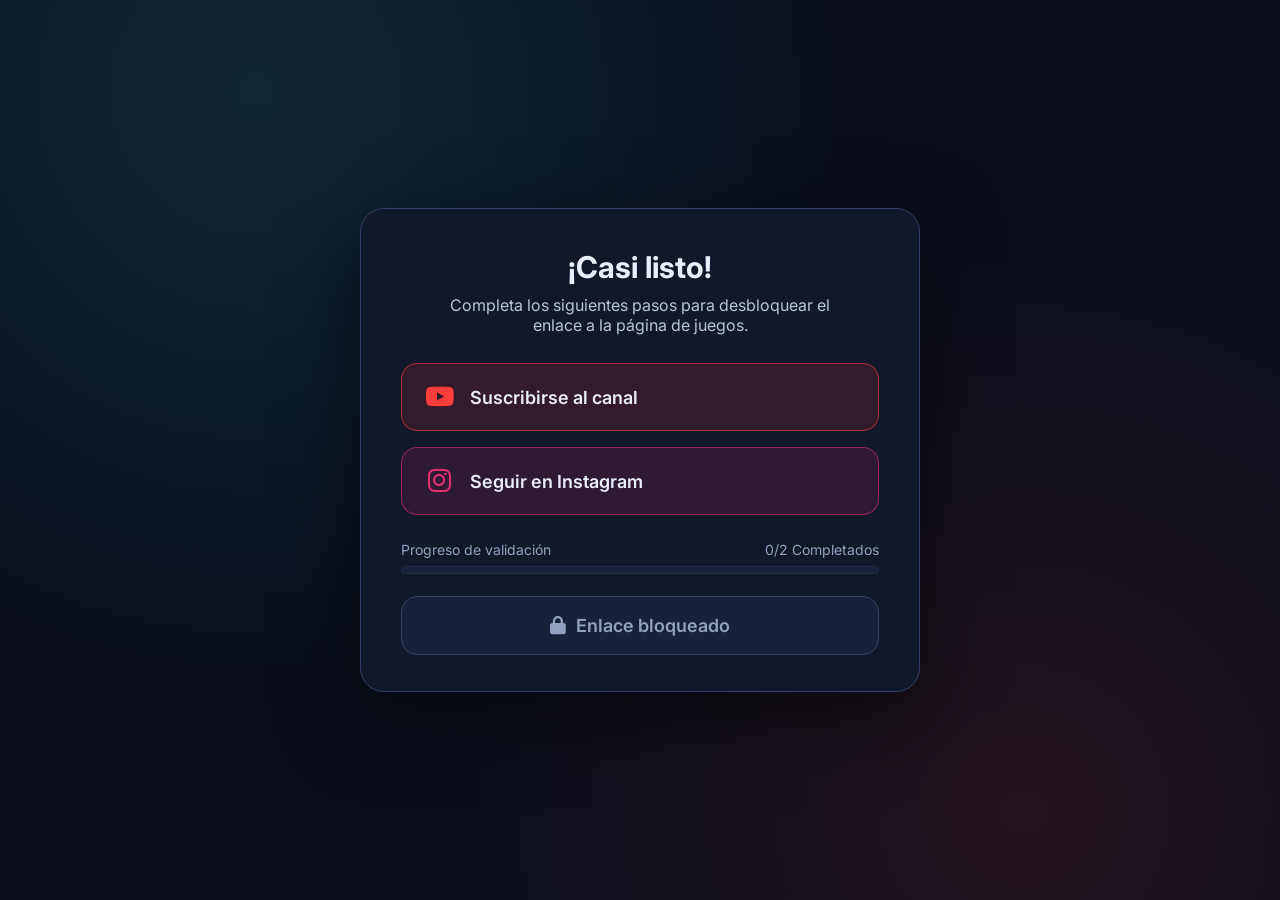
<file: acceso.html>
<!DOCTYPE html>
<html lang="es">
<head>
  <meta charset="UTF-8">
  <meta name="viewport" content="width=device-width, initial-scale=1.0">
  <title>Aysaac_DM | ¡Casi listo!</title>
  <link rel="icon" href="images/logo.ico.png" type="image/png">
  <link rel="preconnect" href="https://fonts.googleapis.com">
  <link rel="preconnect" href="https://fonts.gstatic.com" crossorigin>
  <link href="https://fonts.googleapis.com/css2?family=Inter:wght@400;500;600;700&display=swap" rel="stylesheet">
  <link rel="stylesheet" href="https://cdnjs.cloudflare.com/ajax/libs/font-awesome/6.5.0/css/all.min.css">
  <style>
    :root{
      --bg:#0a0f1b; --surface:#111829; --surface-2:#18213a;
      --line:#222c47; --line-strong:#33406a;
      --text:#e9eef9; --muted:#93a0bf;
      --accent:#3bd6ff; --accent-ink:#031017;
      --yt:#ff3d3d; --ig:#e1306c; --ok:#37d67a;
      --font-display:'Inter',system-ui,-apple-system,'Segoe UI',sans-serif;
      --font-body:'Inter',system-ui,-apple-system,'Segoe UI',sans-serif;
    }
    *{margin:0;padding:0;box-sizing:border-box}
    body{
      min-height:100vh;display:flex;align-items:center;justify-content:center;padding:20px;
      font-family:var(--font-body);color:var(--text);
      background:
        radial-gradient(circle at 20% 10%,rgba(59,214,255,.12),transparent 45%),
        radial-gradient(circle at 80% 90%,rgba(255,61,61,.10),transparent 45%),
        var(--bg);
    }
    .gate{
      width:100%;max-width:560px;padding:40px 40px 36px;
      background:var(--surface);border:1px solid var(--line-strong);border-radius:24px;
      box-shadow:0 24px 80px rgba(0,0,0,.55);
    }
    .gate h1{font-family:var(--font-display);font-size:30px;text-align:center}
    .gate .sub{margin:10px auto 28px;max-width:40ch;text-align:center;color:#b9c4de}

    .step{
      display:flex;align-items:center;gap:16px;width:100%;margin-bottom:16px;padding:20px 22px;
      border-radius:16px;border:1px solid;text-align:left;font:inherit;color:var(--text);
      font-family:var(--font-display);font-weight:600;font-size:18px;cursor:pointer;
      transition:transform .2s,border-color .2s,background .2s;
    }
    .step:hover{transform:translateY(-2px)}
    .step i.ico{font-size:26px;width:30px;text-align:center}
    .step .label{flex:1}
    .step .state{font-size:14px;font-weight:500;color:var(--muted)}
    .step.yt{background:rgba(255,61,61,.14);border-color:rgba(255,61,61,.55)}
    .step.ig{background:rgba(225,48,108,.14);border-color:rgba(225,48,108,.55)}
    .step.yt .ico{color:var(--yt)} .step.ig .ico{color:var(--ig)}
    .step.checking{opacity:.85;pointer-events:none}
    .step.done{background:rgba(55,214,122,.12);border-color:rgba(55,214,122,.6);pointer-events:none}
    .step.done .ico,.step.done .state{color:var(--ok)}

    .progress{margin:26px 0 22px}
    .progress-top{display:flex;justify-content:space-between;font-size:14px;color:var(--muted);margin-bottom:8px}
    .bar{height:8px;border-radius:8px;background:var(--surface-2);border:1px solid var(--line);overflow:hidden}
    .bar span{display:block;height:100%;width:0;background:var(--accent);transition:width .5s}

    .go{
      display:flex;align-items:center;justify-content:center;gap:10px;width:100%;padding:18px;
      border-radius:16px;border:1px solid var(--line-strong);
      font-family:var(--font-display);font-weight:600;font-size:18px;text-decoration:none;
      background:var(--surface-2);color:var(--muted);pointer-events:none;transition:all .25s;
    }
    .go.open{background:var(--accent);border-color:var(--accent);color:var(--accent-ink);pointer-events:auto;cursor:pointer}
    .go.open:hover{transform:translateY(-2px);box-shadow:0 8px 24px rgba(59,214,255,.3)}
    :focus-visible{outline:2px solid var(--accent);outline-offset:2px}
    @media(max-width:520px){.gate{padding:28px 20px}.gate h1{font-size:26px}.step{font-size:16px;padding:16px}}
  </style>
</head>
<body>

  <main class="gate">
    <h1>¡Casi listo!</h1>
    <p class="sub">Completa los siguientes pasos para desbloquear el enlace a la página de juegos.</p>

    <button class="step yt" type="button" id="stepYt" data-url="https://www.youtube.com/@SoyAysaacDM">
      <i class="fa-brands fa-youtube ico"></i>
      <span class="label">Suscribirse al canal</span>
      <span class="state"></span>
    </button>

    <button class="step ig" type="button" id="stepIg" data-url="https://www.instagram.com/soydavidbm/">
      <i class="fa-brands fa-instagram ico"></i>
      <span class="label">Seguir en Instagram</span>
      <span class="state"></span>
    </button>

    <div class="progress">
      <div class="progress-top"><span>Progreso de validación</span><span id="count">0/2 Completados</span></div>
      <div class="bar"><span id="fill"></span></div>
    </div>

    <a class="go" id="go" href="index.html" aria-disabled="true">
      <i class="fa-solid fa-lock" id="goIcon"></i><span id="goText">Enlace bloqueado</span>
    </a>
  </main>

<script>
const GAMES_PAGE = "index.html";   // página de juegos
const WAIT_MS = 6000;              // segundos que debe pasar antes de marcar el paso como hecho
const KEY = "aysaac_unlocked";

const steps = [document.getElementById("stepYt"), document.getElementById("stepIg")];
const go = document.getElementById("go"), goIcon = document.getElementById("goIcon"), goText = document.getElementById("goText");
const fill = document.getElementById("fill"), count = document.getElementById("count");
const done = new Set();

function safeGet(){ try { return localStorage.getItem(KEY); } catch { return null; } }
function safeSet(){ try { localStorage.setItem(KEY, "1"); } catch {} }

function refresh(){
  const n = done.size;
  count.textContent = n + "/2 Completados";
  fill.style.width = (n / 2 * 100) + "%";
  if (n === 2){
    go.classList.add("open");
    go.setAttribute("aria-disabled", "false");
    goIcon.className = "fa-solid fa-unlock";
    goText.textContent = "Ir a la página de juegos";
    safeSet();
  }
}

function markDone(btn){
  btn.classList.remove("checking"); btn.classList.add("done");
  btn.querySelector(".state").innerHTML = '<i class="fa-solid fa-circle-check"></i> Listo';
  done.add(btn.id); refresh();
}

steps.forEach(btn => btn.addEventListener("click", () => {
  window.open(btn.dataset.url, "_blank", "noopener");
  btn.classList.add("checking");
  btn.querySelector(".state").textContent = "Verificando…";
  setTimeout(() => markDone(btn), WAIT_MS);
}));

go.addEventListener("click", e => { if (!go.classList.contains("open")) e.preventDefault(); });

// Si ya los completó antes, pasa directo
if (safeGet() === "1") location.replace(GAMES_PAGE);
</script>
</body>
</html>
</file>
